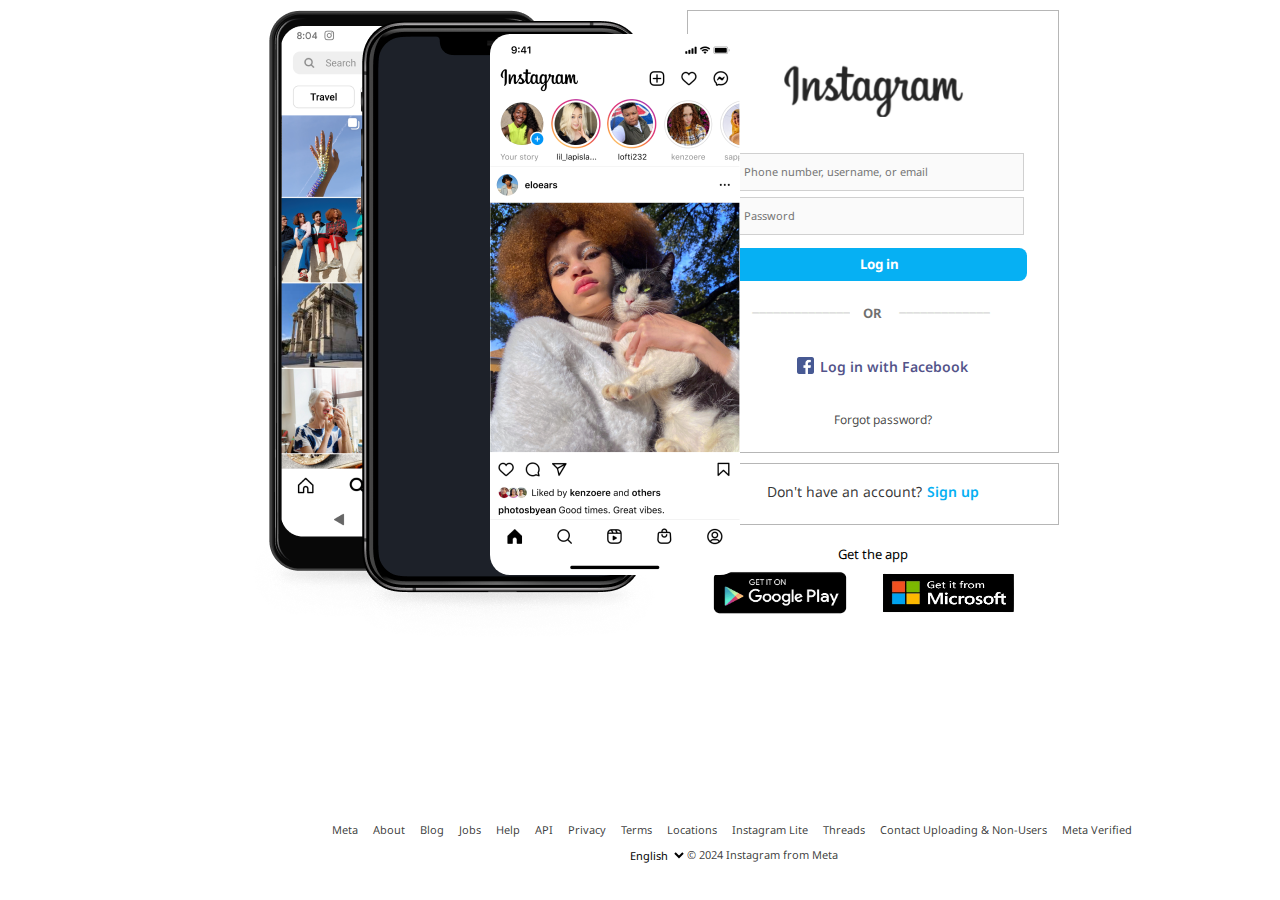
<file: index.html>
<!DOCTYPE html>
<html lang="en">
<head>
    <meta charset="UTF-8">
    <meta name="viewport" content="width=device-width, initial-scale=1.0">
    <title>Instagram</title>
    <link rel="stylesheet" href="style.css">
    <link rel="icon" href="./assets/logo.png" type="image/x-icon">
    <link rel="preconnect" href="https://fonts.googleapis.com">
    <link rel="preconnect" href="https://fonts.gstatic.com" crossorigin>
    <link href="https://fonts.googleapis.com/css2?family=Noto+Sans:ital,wght@0,100..900;1,100..900&display=swap" rel="stylesheet">
    <link rel="stylesheet" href="https://cdnjs.cloudflare.com/ajax/libs/font-awesome/6.5.2/css/all.min.css" integrity="sha512-SnH5WK+bZxgPHs44uWIX+LLJAJ9/2PkPKZ5QiAj6Ta86w+fsb2TkcmfRyVX3pBnMFcV7oQPJkl9QevSCWr3W6A==" crossorigin="anonymous" referrerpolicy="no-referrer" />
</head>
<body>
    <div id="container">
        <div><img src="./assets/home-phones.png" alt="">
            <img id="on-screen" src="./assets/screenshot1.png" alt=""></div>
        <div id="login">
            <div id="f-box">
                <div id="input-content">
                    <div><img src="./assets/intsa_logo.png" class="logo"></div>
                    <div> <input type="text" placeholder="Phone number, username, or email"></div>
                    <div><input type="password" placeholder="Password">  </div> 
                    <div id="button">
                        <a href=""><button id="log-in-button">Log in</button></a>
                    </div>  
                    <div><p id="underscore">______________<sub><sub id="or">OR</sub></sub>  _____________</p></div>
                    <div class="facebook-login">
                    <a href="https://www.facebook.com" id="facebook"><img src="./assets/facebook.png" alt="">Log in with Facebook</a>
                    </div>
                    <div ><a href="forgot-password.html" class="f-password">Forgot password?</a></div>
                </div>
            </div>
            <div id="create">
                <p>Don't have an account?<a href="sign-up.html">Sign up</a></p>
            </div>
        <div id="app-link">
            <div>
                <p id="get">Get the app</p>
                <div id="icon-img">
                    <a href="https://play.google.com/store/apps/details?id=com.instagram.android&hl=en&gl=US"><img id="google-play" src="./assets/google-play-removebg.png" alt=""></a><a href="https://apps.microsoft.com/detail/9nblggh5l9xt?hl=en-us&gl=US"><img id="get-it-microsoft" src="./assets/get-it-microsoft-removebg-preview.png" alt=""></a>
                </div>    
            </div>
        </div>
    </div>
    <div id="foot">
        <div id="footer">
            <a href="https://about.meta.com/">Meta</a>
            <a href="https://about.instagram.com/">About</a>
            <a href="https://about.instagram.com/blog">Blog</a>
            <a href="https://about.instagram.com/about-us/careers">Jobs</a>
            <a href="https://help.instagram.com/">Help</a>
            <a href="https://developers.facebook.com/docs/instagram">API</a>
            <a href="https://privacycenter.instagram.com/policy/?entry_point=ig_help_center_data_policy_redirect">Privacy</a>
            <a href="https://help.instagram.com/581066165581870/">Terms</a>
            <a href="https://www.instagram.com/explore/locations/?hl=en">Locations</a>
            <a href="https://www.instagram.com/web/lite/?hl=en">Instagram Lite</a>
            <a href="https://www.threads.net/">Threads</a>
            <a href="https://www.facebook.com/help/instagram/261704639352628?hl=en">Contact Uploading & Non-Users</a>
            <a href="https://about.meta.com/technologies/meta-verified/">Meta Verified</a>
            <div  id="last">
                <div>
                    <select name="Lang" id="">
                        <option value="English">English</option>
                        <option value="French">French</option>
                        <option value="Spanish">Spanish</option>
                        <option value="Tamil">Tamil</option>
                        <option value="Chinese">Chinese</option>
                    </select>
                </div>
                <div><p>© 2024 Instagram from Meta</p></div>
            </div>
        </div>
    </div>
</body>
</html>
</file>
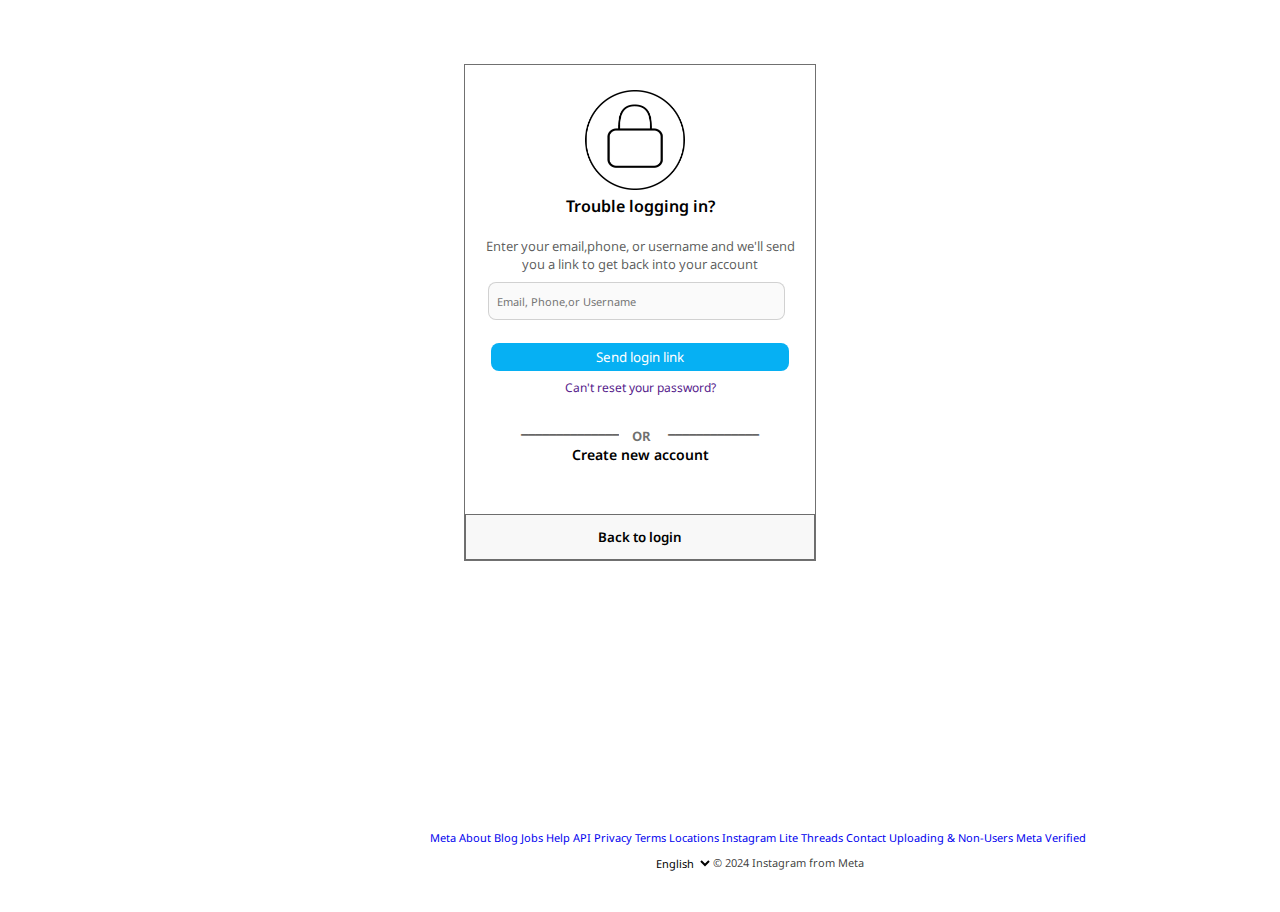
<file: forgot-password.html>
<!DOCTYPE html>
<html lang="en">
<head>
    <meta charset="UTF-8">
    <meta name="viewport" content="width=device-width, initial-scale=1.0">
    <title>Reset password -Instagram</title>
    <link rel="stylesheet" href="style.css">
    <link rel="icon" href="./assets/logo.png" type="image/x-icon">
    <link rel="stylesheet" href="https://cdnjs.cloudflare.com/ajax/libs/font-awesome/6.5.2/css/all.min.css" integrity="sha512-SnH5WK+bZxgPHs44uWIX+LLJAJ9/2PkPKZ5QiAj6Ta86w+fsb2TkcmfRyVX3pBnMFcV7oQPJkl9QevSCWr3W6A==" crossorigin="anonymous" referrerpolicy="no-referrer" />
    <link href="https://fonts.googleapis.com/css2?family=Noto+Sans:ital,wght@0,100..900;1,100..900&display=swap" rel="stylesheet">
</head>
<body>
    <div id="lock">
        <div id="p-box">
            <div id="lock-img"><img src="./assets/lock.jpg" alt=""><p id="trouble">Trouble logging in?</p></div>
            <div id="lock-p"><p id="enter">Enter your email,phone, or username and we'll send you a link to get back into your account</p></div>
            <div id="input-p"><input type="text" placeholder="Email, Phone,or Username"></div>
            <div id="button-send"><button id="send-p">Send login link</button></div>
            <div id="Reset"><a href="">Can't reset your password?</a></div>
            <div><p id="underscore-p">______________<sub><sub id="or">OR</sub></sub>  _____________</p></div>
            <div id="new"><a href=""><p>Create new account</p></a></div>
            <div><a href="sign-up.html"><button  id="back">Back to login</button></a></div>
        </div>
        
    </div>
    <div id="foot">
        <div id="footer-s">
            <a href="https://about.meta.com/">Meta</a>
            <a href="https://about.instagram.com/">About</a>
            <a href="https://about.instagram.com/blog">Blog</a>
            <a href="https://about.instagram.com/about-us/careers">Jobs</a>
            <a href="https://help.instagram.com/">Help</a>
            <a href="https://developers.facebook.com/docs/instagram">API</a>
            <a href="https://privacycenter.instagram.com/policy/?entry_point=ig_help_center_data_policy_redirect">Privacy</a>
            <a href="https://help.instagram.com/581066165581870/">Terms</a>
            <a href="https://www.instagram.com/explore/locations/?hl=en">Locations</a>
            <a href="https://www.instagram.com/web/lite/?hl=en">Instagram Lite</a>
            <a href="https://www.threads.net/">Threads</a>
            <a href="https://www.facebook.com/help/instagram/261704639352628?hl=en">Contact Uploading & Non-Users</a>
            <a href="https://about.meta.com/technologies/meta-verified/">Meta Verified</a>
            <div  id="last">
                <div>
                    <select name="Lang" id="">
                        <option value="English">English</option>
                        <option value="French">French</option>
                        <option value="Spanish">Spanish</option>
                        <option value="Tamil">Tamil</option>
                        <option value="Chinese">Chinese</option>
                    </select>
                </div>
                <div><p>© 2024 Instagram from Meta</p></div>
            </div>
        </div>
    </div>
</body>
</html>
</file>
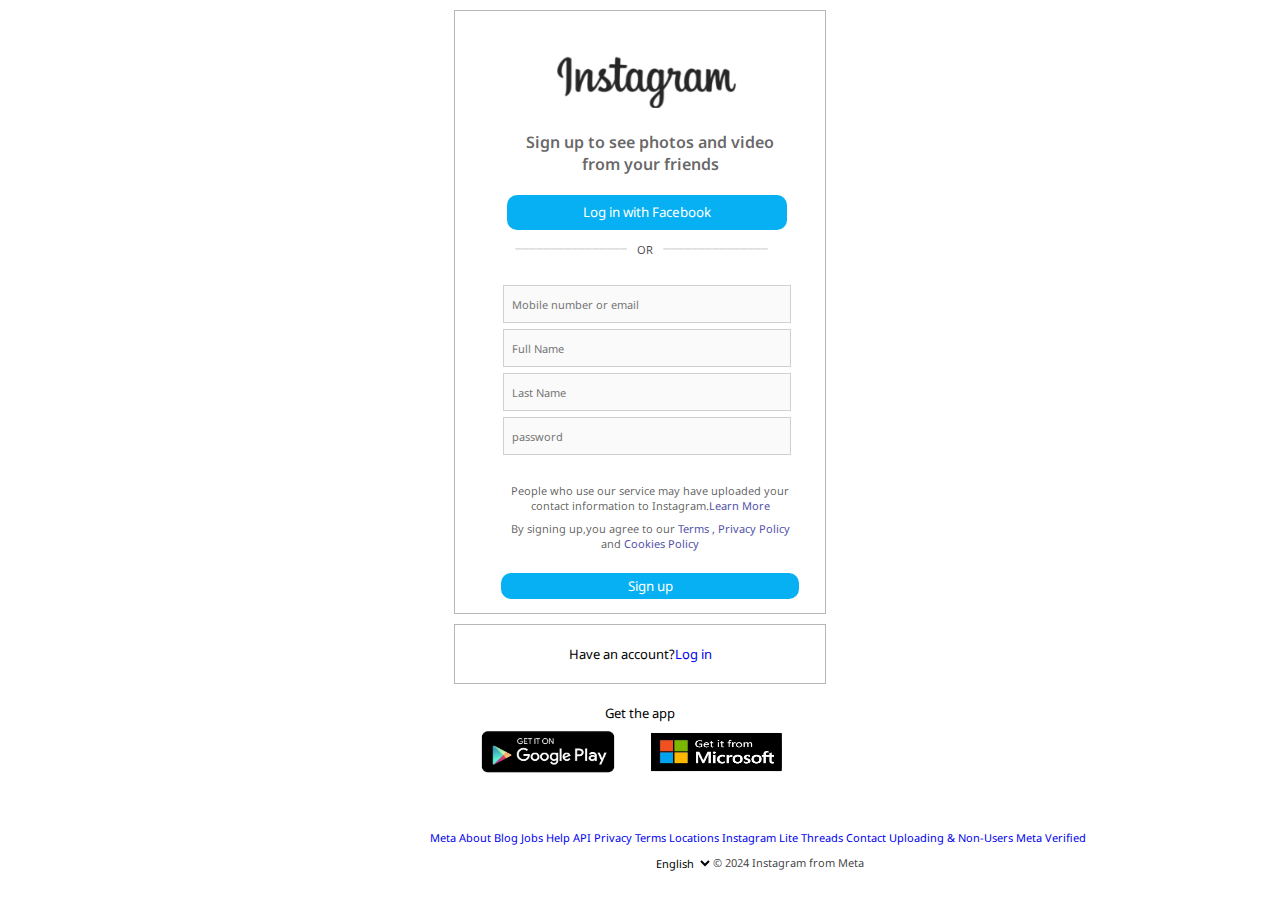
<file: sign-up.html>
<!DOCTYPE html>
<html lang="en">
<head>
    <meta charset="UTF-8">
    <meta name="viewport" content="width=device-width, initial-scale=1.0">
    <title>Sign up-Instagram</title>
    <link rel="stylesheet" href="style.css">
    <link rel="icon" href="./assets/logo.png" type="image/x-icon">
    <link rel="stylesheet" href="https://cdnjs.cloudflare.com/ajax/libs/font-awesome/6.5.2/css/all.min.css" integrity="sha512-SnH5WK+bZxgPHs44uWIX+LLJAJ9/2PkPKZ5QiAj6Ta86w+fsb2TkcmfRyVX3pBnMFcV7oQPJkl9QevSCWr3W6A==" crossorigin="anonymous" referrerpolicy="no-referrer" />
    <link href="https://fonts.googleapis.com/css2?family=Noto+Sans:ital,wght@0,100..900;1,100..900&display=swap" rel="stylesheet">

</head>
<body>
    <div id="container">
        <div>
            <div id="f-box">
                <div><img id="s-logo" src="./assets/intsa_logo.png" alt=""></div>
                <div><p id="top-p">Sign up to see photos and video from your friends</p></div>
                <div><button id="facebook-s"><a  href="https://www.facebook.com" ></a>Log in with Facebook</button><i class="fa-brands fa-square-facebook" style="color: #f0f0f0;"></i></a></div>
                <div><p id="underscore-s">________________<sub><sub id="or-s">OR</sub></sub>_______________</p></div>
                <div id="input-data">
                    <div class="input"><input type="text" placeholder="Mobile number or email"></div>
                    <div  class="input"><input type="text" placeholder="Full Name"></div>
                    <div  class="input"><input type="text" placeholder="Last Name"></div>
                    <div  class="input"><input type="password" placeholder="password"></div>  
                </div>
                <div class="Learn"><p>People who use our service may have uploaded your contact information to Instagram.<a href="https://www.facebook.com/help/instagram/261704639352628">Learn More</a></p></div>
                <div class="Learn"><p>By signing up,you agree to our <a href="">Terms , </a><a href="https://www.facebook.com/privacy/policy">Privacy Policy </a>and <a href="https://privacycenter.instagram.com/policies/cookies/">Cookies Policy</a></p></div>
                
                <button id="sign-up">Sign up</button>
            </div>
            <div class="login-s">
                <div>
                    <p>Have an account?<a href="index.html">Log in</a></p>
                </div>  
            </div>
            <div id="app-link">
                <div>
                    <p id="get">Get the app</p>
                    <div id="icon-img">
                        <a href="https://play.google.com/store/apps/details?id=com.instagram.android&hl=en&gl=US"><img id="google-play" src="./assets/google-play-removebg.png" alt=""></a><a href="https://apps.microsoft.com/detail/9nblggh5l9xt?hl=en-us&gl=US"><img id="get-it-microsoft" src="./assets/get-it-microsoft-removebg-preview.png" alt=""></a>
                    </div>    
                </div>
            </div>
    </div>
    <div id="foot">
        <div id="footer-s">
            <a href="https://about.meta.com/">Meta</a>
            <a href="https://about.instagram.com/">About</a>
            <a href="https://about.instagram.com/blog">Blog</a>
            <a href="https://about.instagram.com/about-us/careers">Jobs</a>
            <a href="https://help.instagram.com/">Help</a>
            <a href="https://developers.facebook.com/docs/instagram">API</a>
            <a href="https://privacycenter.instagram.com/policy/?entry_point=ig_help_center_data_policy_redirect">Privacy</a>
            <a href="https://help.instagram.com/581066165581870/">Terms</a>
            <a href="https://www.instagram.com/explore/locations/?hl=en">Locations</a>
            <a href="https://www.instagram.com/web/lite/?hl=en">Instagram Lite</a>
            <a href="https://www.threads.net/">Threads</a>
            <a href="https://www.facebook.com/help/instagram/261704639352628?hl=en">Contact Uploading & Non-Users</a>
            <a href="https://about.meta.com/technologies/meta-verified/">Meta Verified</a>
            <div  id="last">
                <div>
                    <select name="Lang" id="">
                        <option value="English">English</option>
                        <option value="French">French</option>
                        <option value="Spanish">Spanish</option>
                        <option value="Tamil">Tamil</option>
                        <option value="Chinese">Chinese</option>
                    </select>
                </div>
                <div><p>© 2024 Instagram from Meta</p></div>
            </div>
        </div>
    </div>
</body>
</html>
</file>
<file: style.css>
*{
    padding: 0px;
    margin: 0px;
    background-color: white;
    font-family: "Noto Sans", sans-serif;
}
#on-screen{
    position: absolute;
    left: 490px;
    top: 34px;
    border-radius: 20px;
}
#container{
    display: flex;
    justify-content: center;
    margin-top: 0.6rem;
}
.logo{
    height: 70px;
    margin-left: 40px;
    margin-bottom: 20px;
}
#f-box{
    border: solid 0.1px rgba(56, 55, 55, 0.363);
    width: 350px;
    height: fit-content;
}
input{
    background-color: rgba(245, 245, 245, 0.543);
    height: 30px;
    width: 90%;
    padding: 3px 8px;
    margin: 3px;
    border: 0.8px solid rgba(0, 0, 0, 0.164);
    font-size: 11px;
}
#input-content{
    margin:1.5rem;
}
#log-in-button{
    width: 98%;
    height: 33px;
    border-radius: 8px;
    color: white;
    font-weight:700;
    background-color: rgb(6, 176, 243);
    border: none;
    margin-top: 10px;
    margin-bottom: 13px;
}
#underscore{
    color: rgba(0, 0, 0, 0.211);
    padding-left: 20px;
}
#or{
    margin: 13px;
    font-weight: 700;
    font-size: 13px;
    color: rgba(0, 0, 0, 0.564);
}
a{
    text-decoration: none;
}
#facebook {
    display: flex;
    justify-content: center;
    margin: 35px;
    font-size: 14px;
    font-weight: 600;
    color: rgba(36, 36, 106, 0.782);
}
#facebook img{
    height: 17px;
    width: 17px;
    margin-right: 6px;
}
.f-password {
    color: rgba(14, 13, 13, 0.777);
    font-size: 12px;
    display: flex;
    justify-content: center;
}
#create{
    border: solid 0.1px rgba(56, 55, 55, 0.363);
    height: 60px;
    margin-top: 10px;
}
#create p{
    text-align: center;
    margin-top: 18px;
    font-size: 14px;
    color: rgba(0, 0, 0, 0.791);
}
#create p a{
    color: rgb(6, 176, 243);
    font-weight: 600;
    margin-left: 5px;
}
#app-link{
    display: flex;
    justify-content: center;
    margin-top: 20px;
    
}
#app-link p{
    font-size: 13px;
}
#google-play{
    height: 50px;
    width: 150px;
    margin-bottom: 5px;}
#get-it-microsoft{
    height: 60px;
    width: 185px;    
    padding: 0px;
}
#get{
    text-align: center;
}
#footer{
    position: absolute;
    bottom: 0;
    text-align: center;
    left: 25%;
    margin-bottom: 20px;
}
#footer,#footer a{
    font-size: 11px;
    padding: 6px;  
    color: rgba(0, 0, 0, 0.774);
}
select{
    border: none;
    font-size: 11px;
    
}
#last{
    display: flex;
    justify-content: center;
    margin: 10px;
}
#s-logo{
    margin-top: 15px;
    margin-left: 70px;
    height: 70px;
}
#f-box #top-p{
    color: rgba(57, 56, 56, 0.774);
    text-align: center;
    padding: 10px 40px 0px;
    font-weight: 600;
}
#facebook-s{
    margin-left: 2rem ;
    margin-top: 20px;
    height: 35px;
    width: 80%;
    background-color: rgb(6, 176, 243);
    color: white;
    outline: none;
    border: none;
    border-radius: 10px;
}

.fa-square-facebook{
    /* position: absolute; */
    margin-left: -240px;
    margin-top: 40px;
}
#f-box{
    display: flex;
    flex-direction: column;
    padding: 20px 0px 0px 20px;
}
#underscore-s{
    color: rgba(0, 0, 0, 0.211);
    margin-left: 40px;
}
#or-s{
    margin: 10px;
    color: rgba(0, 0, 0, 0.73);
}
#input-data{
    padding: 25px;
}
.Learn{
    font-size: 11px; 
    text-align: center;
    padding: 0px 25px 8px;
    color: rgba(0, 0, 0, 0.636);
}
.Learn a{
    color: rgb(81, 81, 167);
}
#sign-up{
    padding: 4px;
    margin: 14px 26px;
    border-radius: 10px;
    color: white;
    background-color: rgb(6, 176, 243);
    border: none;
}
.login-s{
    text-align: center;
    margin-top: 10px;
    border: solid 0.1px rgba(56, 55, 55, 0.363);
    padding: 20px;
}
.login-s div p{
    font-size: 13px;
}
#footer-s{
    position: absolute;
    font-size: 11px;
    padding: 30px;
    color: rgba(0, 0, 0, 0.774);
    top:50rem;
    left:25rem;
}
#lock{
    display: flex;
    justify-content: center;
    
}
#p-box{
    height: fit-content;
    border: 1px solid rgba(0, 0, 0, 0.56);  
    width: 350px;
    margin-top: 4rem; 
}
#lock img{
    height: 100px;
    width: 100px;
    margin-top: 25px;
    margin-left: 120px;
    
}
#trouble{
    color: black;
    text-align: center;
    font-weight: 600;
}
#enter{
    font-size: 13px;
    padding: 20px;
    padding-bottom: 0px;
    text-align: center;
    color: rgba(0, 0, 0, 0.647);
}
#input-p{
    padding: 20px;
    padding-top: 6px;
    border-radius: 10px;
}
#input-p input{
    border-radius: 8px;
}
#button-send{
    display: flex;
    justify-content: center;
}
#send-p{
    padding: 5px; 
    width: 85%;
    border-radius: 8px;
    background-color:rgb(6, 176, 243) ;
    border: none;
    color: white;
}
#Reset{
    font-size: 12px;
    color: rgb(6, 6, 86);
    text-align: center;
    padding-top: 8px;

}
#underscore-p{
    text-align: center;
    padding-top: 20px;
}
#new{
    text-align: center;
    a{
        color: black;
        font-weight: 600;
        font-size: 14px;
    }
}
#back{
    width: 100%;
    color: black;
    font-weight: 600;
    margin-top: 50px;
    padding: 13px;
    background-color: rgba(245, 245, 245, 0.695);
    border: 1px solid rgba(0, 0, 0, 0.56);  
}
</file>
